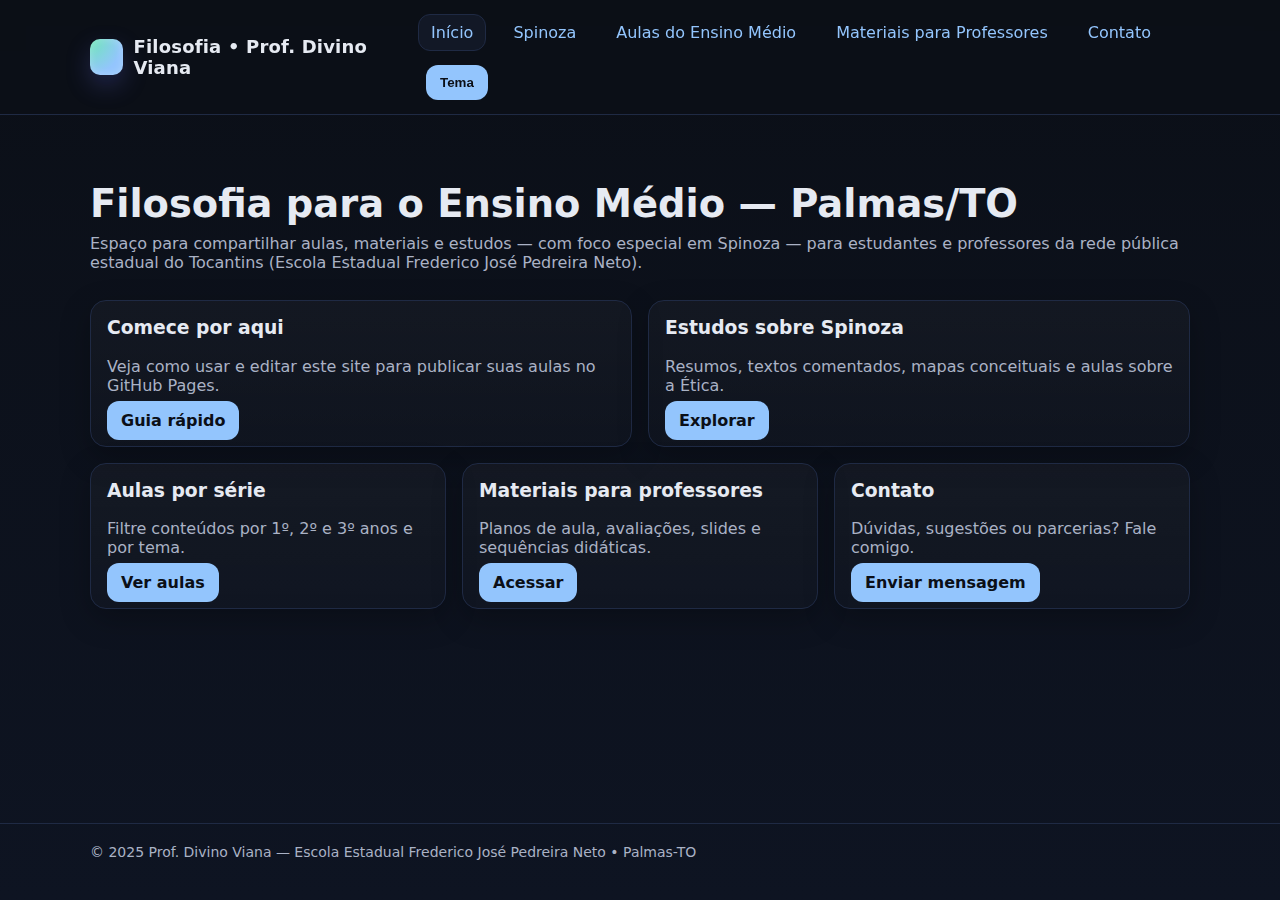
<file: index.html>
<!doctype html>
<html lang="pt-BR">
<head>
  <meta charset="utf-8" />
  <meta name="viewport" content="width=device-width, initial-scale=1" />
  <title>Filosofia • Prof. Divino Viana</title>
  <meta name="description" content="Materiais e aulas de Filosofia para a rede pública do Tocantins. Escola Estadual Frederico José Pedreira Neto, Palmas-TO." />
  <link rel="stylesheet" href="assets/css/style.css" />
</head>
<body>
  
<div class="nav">
  <div class="container nav-inner">
    <div class="brand">
      <div class="logo"></div>
      <h1>Filosofia • Prof. Divino Viana</h1>
    </div>
    <nav class="menu">
      <a href="./">Início</a>
      <a href="pages/spinoza.html">Spinoza</a>
      <a href="pages/aulas.html">Aulas do Ensino Médio</a>
      <a href="pages/professores.html">Materiais para Professores</a>
      <a href="pages/contato.html">Contato</a>
      <button id="theme-toggle" class="btn" style="margin-left:8px">Tema</button>
    </nav>
  </div>
</div>

  <header class="hero container">
    <h2>Filosofia para o Ensino Médio — Palmas/TO</h2>
    <p>Espaço para compartilhar aulas, materiais e estudos — com foco especial em Spinoza — para estudantes e professores da rede pública estadual do Tocantins (Escola Estadual Frederico José Pedreira Neto).</p>
  </header>

  <main class="container grid">
    <section class="card span-6">
      <h3>Comece por aqui</h3>
      <p>Veja como usar e editar este site para publicar suas aulas no GitHub Pages.</p>
      <a class="btn" href="pages/professores.html#como-usar">Guia rápido</a>
    </section>

    <section class="card span-6">
      <h3>Estudos sobre Spinoza</h3>
      <p>Resumos, textos comentados, mapas conceituais e aulas sobre a Ética.</p>
      <a class="btn" href="pages/spinoza.html">Explorar</a>
    </section>

    <section class="card span-4">
      <h3>Aulas por série</h3>
      <p>Filtre conteúdos por 1º, 2º e 3º anos e por tema.</p>
      <a class="btn" href="pages/aulas.html">Ver aulas</a>
    </section>

    <section class="card span-4">
      <h3>Materiais para professores</h3>
      <p>Planos de aula, avaliações, slides e sequências didáticas.</p>
      <a class="btn" href="pages/professores.html">Acessar</a>
    </section>

    <section class="card span-4">
      <h3>Contato</h3>
      <p>Dúvidas, sugestões ou parcerias? Fale comigo.</p>
      <a class="btn" href="pages/contato.html">Enviar mensagem</a>
    </section>
  </main>

  <footer class="footer">
    <div class="container">
      © 2025 Prof. Divino Viana — Escola Estadual Frederico José Pedreira Neto • Palmas-TO
    </div>
  </footer>

  <script src="assets/js/main.js"></script>
</body>
</html>
</file>
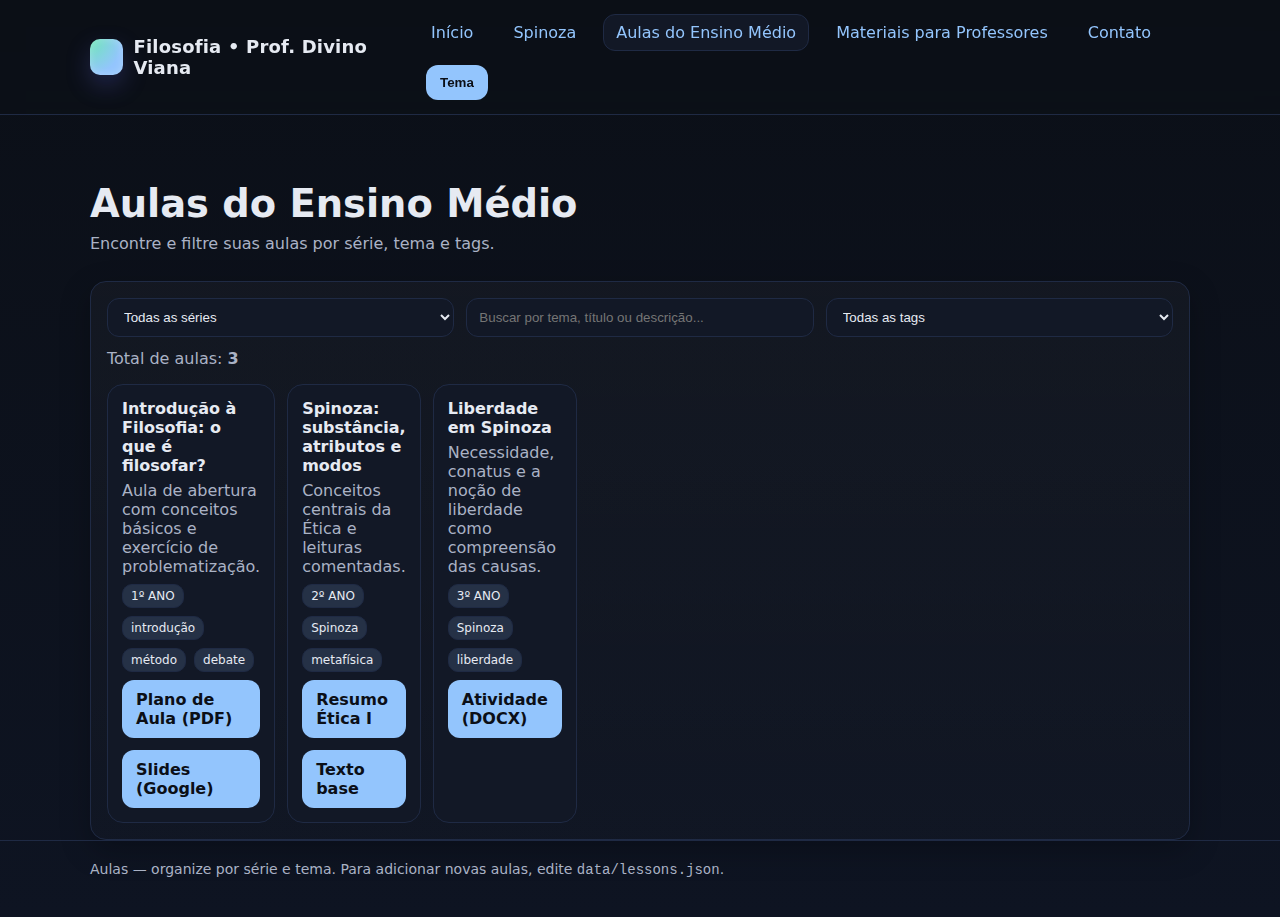
<file: pages/aulas.html>
<!doctype html>
<html lang="pt-BR">
<head>
  <meta charset="utf-8" />
  <meta name="viewport" content="width=device-width, initial-scale=1" />
  <title>Aulas do Ensino Médio • Filosofia</title>
  <link rel="stylesheet" href="../assets/css/style.css" />
</head>
<body>
  
<div class="nav">
  <div class="container nav-inner">
    <div class="brand">
      <div class="logo"></div>
      <h1>Filosofia • Prof. Divino Viana</h1>
    </div>
    <nav class="menu">
      <a href="../">Início</a>
      <a href="pages/spinoza.html">Spinoza</a>
      <a href="pages/aulas.html">Aulas do Ensino Médio</a>
      <a href="pages/professores.html">Materiais para Professores</a>
      <a href="pages/contato.html">Contato</a>
      <button id="theme-toggle" class="btn" style="margin-left:8px">Tema</button>
    </nav>
  </div>
</div>

  <header class="hero container">
    <h2>Aulas do Ensino Médio</h2>
    <p>Encontre e filtre suas aulas por série, tema e tags.</p>
  </header>

  <main class="container">
    <div class="card">
      <div class="row" style="margin-bottom: 12px">
        <select id="serie" class="select">
          <option value="todas">Todas as séries</option>
          <option>1º ano</option>
          <option>2º ano</option>
          <option>3º ano</option>
        </select>
        <input id="tema" class="input" placeholder="Buscar por tema, título ou descrição..." />
        <select id="tag" class="select">
          <option value="todas">Todas as tags</option>
          <option>Spinoza</option>
          <option>metafísica</option>
          <option>introdução</option>
          <option>método</option>
          <option>debate</option>
          <option>liberdade</option>
        </select>
      </div>
      <p style="color:var(--muted); margin-top:0">Total de aulas: <strong id="lessons-count">0</strong></p>
      <div class="grid" id="lessons-list" style="gap:12px"></div>
    </div>
  </main>

  <footer class="footer">
    <div class="container">Aulas — organize por série e tema. Para adicionar novas aulas, edite <code>data/lessons.json</code>.</div>
  </footer>

  <script src="../assets/js/main.js"></script>
  <script src="../assets/js/lessons.js"></script>
</body>
</html>
</file>
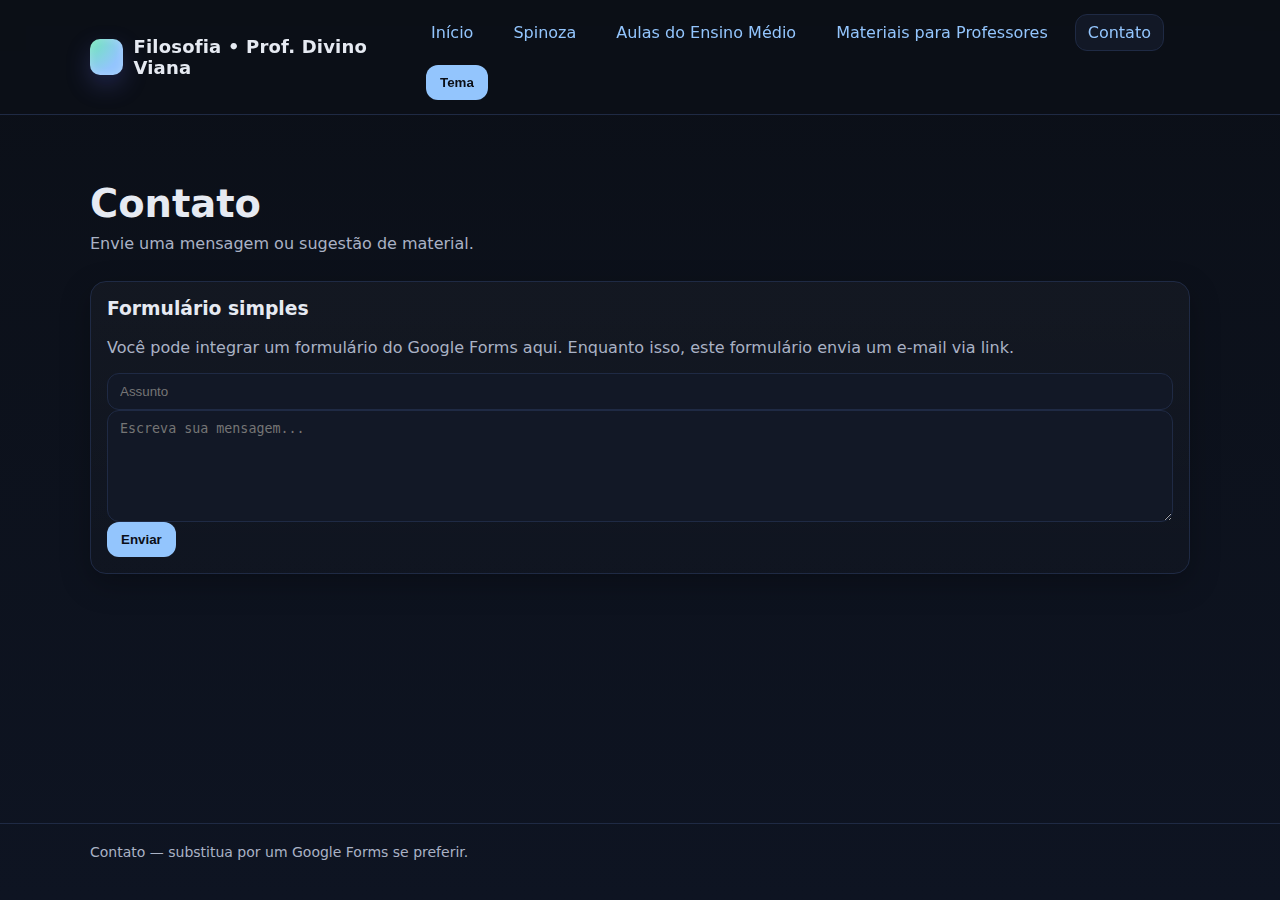
<file: pages/contato.html>
<!doctype html>
<html lang="pt-BR">
<head>
  <meta charset="utf-8" />
  <meta name="viewport" content="width=device-width, initial-scale=1" />
  <title>Contato • Filosofia</title>
  <link rel="stylesheet" href="../assets/css/style.css" />
</head>
<body>
  
<div class="nav">
  <div class="container nav-inner">
    <div class="brand">
      <div class="logo"></div>
      <h1>Filosofia • Prof. Divino Viana</h1>
    </div>
    <nav class="menu">
      <a href="../">Início</a>
      <a href="pages/spinoza.html">Spinoza</a>
      <a href="pages/aulas.html">Aulas do Ensino Médio</a>
      <a href="pages/professores.html">Materiais para Professores</a>
      <a href="pages/contato.html">Contato</a>
      <button id="theme-toggle" class="btn" style="margin-left:8px">Tema</button>
    </nav>
  </div>
</div>

  <header class="hero container">
    <h2>Contato</h2>
    <p>Envie uma mensagem ou sugestão de material.</p>
  </header>

  <main class="container grid">
    <section class="card span-12">
      <h3>Formulário simples</h3>
      <p>Você pode integrar um formulário do Google Forms aqui. Enquanto isso, este formulário envia um e-mail via link.</p>
      <form onsubmit="event.preventDefault(); window.location.href = 'mailto:seuemail@exemplo.com?subject=' + encodeURIComponent(document.getElementById('assunto').value) + '&body=' + encodeURIComponent(document.getElementById('mensagem').value);">
        <div class="row">
          <input class="input" id="assunto" placeholder="Assunto" required />
        </div>
        <div class="row">
          <textarea class="input" id="mensagem" placeholder="Escreva sua mensagem..." rows="6" required></textarea>
        </div>
        <button class="btn" type="submit">Enviar</button>
      </form>
    </section>
  </main>

  <footer class="footer">
    <div class="container">Contato — substitua por um Google Forms se preferir.</div>
  </footer>

  <script src="../assets/js/main.js"></script>
</body>
</html>
</file>
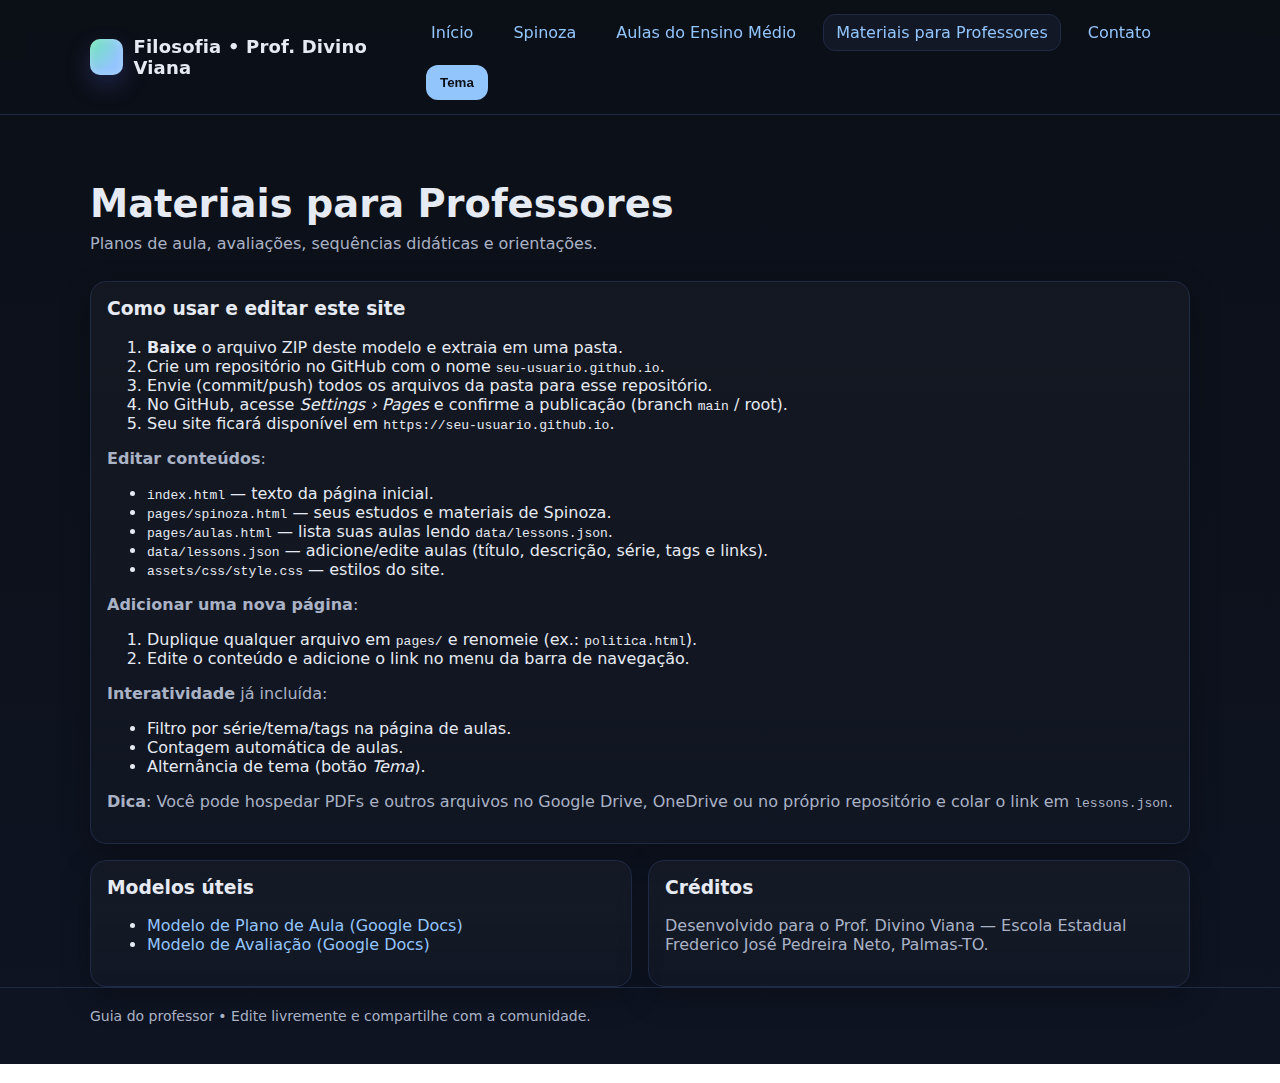
<file: pages/professores.html>
<!doctype html>
<html lang="pt-BR">
<head>
  <meta charset="utf-8" />
  <meta name="viewport" content="width=device-width, initial-scale=1" />
  <title>Materiais para Professores • Filosofia</title>
  <link rel="stylesheet" href="../assets/css/style.css" />
</head>
<body>
  
<div class="nav">
  <div class="container nav-inner">
    <div class="brand">
      <div class="logo"></div>
      <h1>Filosofia • Prof. Divino Viana</h1>
    </div>
    <nav class="menu">
      <a href="../">Início</a>
      <a href="pages/spinoza.html">Spinoza</a>
      <a href="pages/aulas.html">Aulas do Ensino Médio</a>
      <a href="pages/professores.html">Materiais para Professores</a>
      <a href="pages/contato.html">Contato</a>
      <button id="theme-toggle" class="btn" style="margin-left:8px">Tema</button>
    </nav>
  </div>
</div>

  <header class="hero container">
    <h2>Materiais para Professores</h2>
    <p>Planos de aula, avaliações, sequências didáticas e orientações.</p>
  </header>

  <main class="container grid">
    <section class="card span-12" id="como-usar">
      <h3>Como usar e editar este site</h3>
      <ol>
        <li><strong>Baixe</strong> o arquivo ZIP deste modelo e extraia em uma pasta.</li>
        <li>Crie um repositório no GitHub com o nome <code>seu-usuario.github.io</code>.</li>
        <li>Envie (commit/push) todos os arquivos da pasta para esse repositório.</li>
        <li>No GitHub, acesse <em>Settings › Pages</em> e confirme a publicação (branch <code>main</code> / root).</li>
        <li>Seu site ficará disponível em <code>https://seu-usuario.github.io</code>.</li>
      </ol>
      <p><strong>Editar conteúdos</strong>:</p>
      <ul>
        <li><code>index.html</code> — texto da página inicial.</li>
        <li><code>pages/spinoza.html</code> — seus estudos e materiais de Spinoza.</li>
        <li><code>pages/aulas.html</code> — lista suas aulas lendo <code>data/lessons.json</code>.</li>
        <li><code>data/lessons.json</code> — adicione/edite aulas (título, descrição, série, tags e links).</li>
        <li><code>assets/css/style.css</code> — estilos do site.</li>
      </ul>
      <p><strong>Adicionar uma nova página</strong>:</p>
      <ol>
        <li>Duplique qualquer arquivo em <code>pages/</code> e renomeie (ex.: <code>politica.html</code>).</li>
        <li>Edite o conteúdo e adicione o link no menu da barra de navegação.</li>
      </ol>
      <p><strong>Interatividade</strong> já incluída:</p>
      <ul>
        <li>Filtro por série/tema/tags na página de aulas.</li>
        <li>Contagem automática de aulas.</li>
        <li>Alternância de tema (botão <em>Tema</em>).</li>
      </ul>
      <p><strong>Dica</strong>: Você pode hospedar PDFs e outros arquivos no Google Drive, OneDrive ou no próprio repositório e colar o link em <code>lessons.json</code>.</p>
    </section>

    <section class="card span-6">
      <h3>Modelos úteis</h3>
      <ul>
        <li><a href="#" target="_blank">Modelo de Plano de Aula (Google Docs)</a></li>
        <li><a href="#" target="_blank">Modelo de Avaliação (Google Docs)</a></li>
      </ul>
    </section>

    <section class="card span-6">
      <h3>Créditos</h3>
      <p>Desenvolvido para o Prof. Divino Viana — Escola Estadual Frederico José Pedreira Neto, Palmas-TO.</p>
    </section>
  </main>

  <footer class="footer">
    <div class="container">Guia do professor • Edite livremente e compartilhe com a comunidade.</div>
  </footer>

  <script src="../assets/js/main.js"></script>
</body>
</html>
</file>
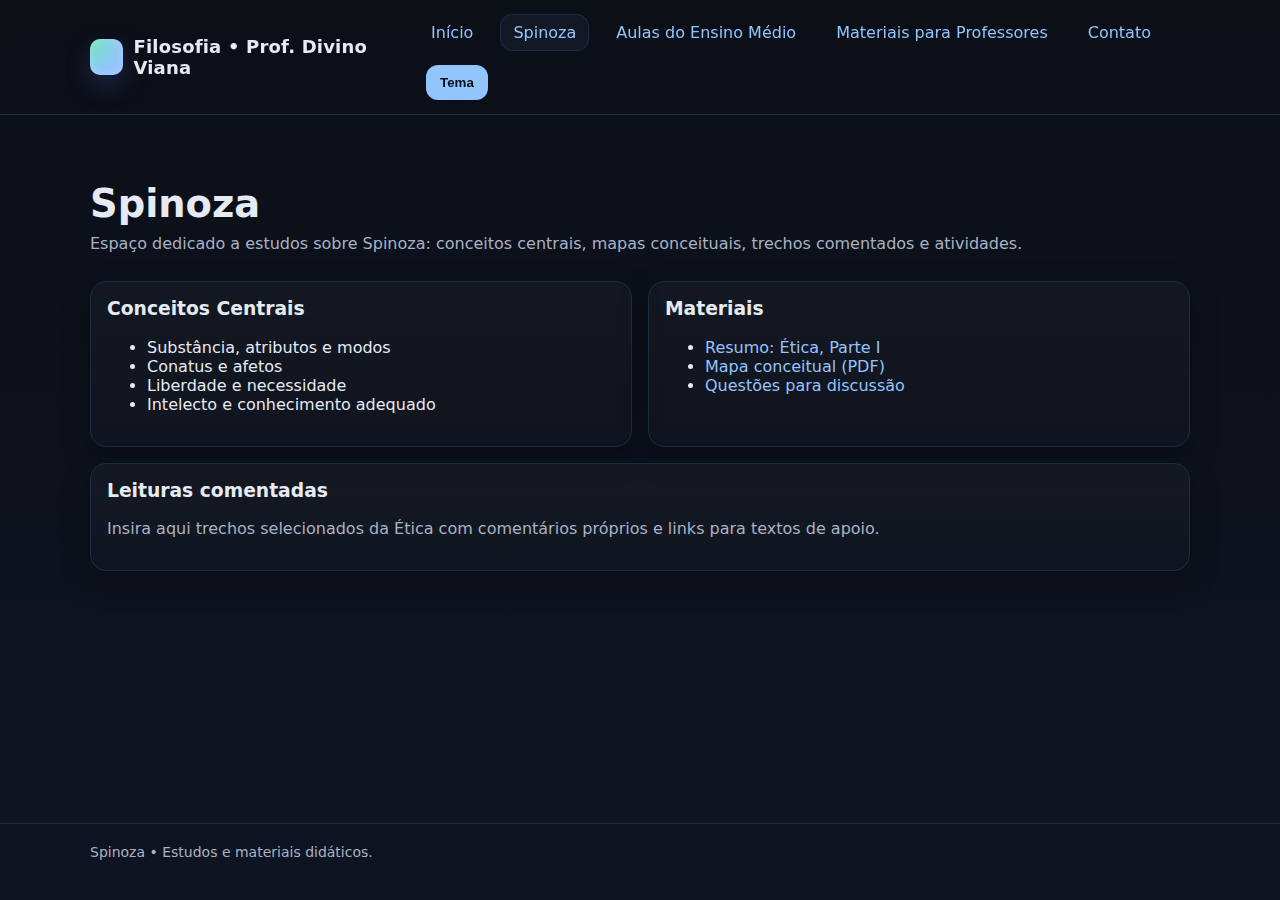
<file: pages/spinoza.html>
<!doctype html>
<html lang="pt-BR">
<head>
  <meta charset="utf-8" />
  <meta name="viewport" content="width=device-width, initial-scale=1" />
  <title>Spinoza • Filosofia</title>
  <link rel="stylesheet" href="../assets/css/style.css" />
</head>
<body>
  
<div class="nav">
  <div class="container nav-inner">
    <div class="brand">
      <div class="logo"></div>
      <h1>Filosofia • Prof. Divino Viana</h1>
    </div>
    <nav class="menu">
      <a href="../">Início</a>
      <a href="pages/spinoza.html">Spinoza</a>
      <a href="pages/aulas.html">Aulas do Ensino Médio</a>
      <a href="pages/professores.html">Materiais para Professores</a>
      <a href="pages/contato.html">Contato</a>
      <button id="theme-toggle" class="btn" style="margin-left:8px">Tema</button>
    </nav>
  </div>
</div>

  <header class="hero container">
    <h2>Spinoza</h2>
    <p>Espaço dedicado a estudos sobre Spinoza: conceitos centrais, mapas conceituais, trechos comentados e atividades.</p>
  </header>

  <main class="container grid">
    <article class="card span-6">
      <h3>Conceitos Centrais</h3>
      <ul>
        <li>Substância, atributos e modos</li>
        <li>Conatus e afetos</li>
        <li>Liberdade e necessidade</li>
        <li>Intelecto e conhecimento adequado</li>
      </ul>
    </article>

    <article class="card span-6">
      <h3>Materiais</h3>
      <ul>
        <li><a href="#" target="_blank">Resumo: Ética, Parte I</a></li>
        <li><a href="#" target="_blank">Mapa conceitual (PDF)</a></li>
        <li><a href="#" target="_blank">Questões para discussão</a></li>
      </ul>
    </article>

    <article class="card span-12">
      <h3>Leituras comentadas</h3>
      <p>Insira aqui trechos selecionados da Ética com comentários próprios e links para textos de apoio.</p>
    </article>
  </main>

  <footer class="footer">
    <div class="container">Spinoza • Estudos e materiais didáticos.</div>
  </footer>

  <script src="../assets/js/main.js"></script>
</body>
</html>
</file>
<file: assets/css/style.css>
:root {
  --bg: #0b0f17;
  --card: #121826;
  --text: #e6eaf2;
  --muted: #aab2c5;
  --accent: #6ee7b7;
  --accent-2: #93c5fd;
  --border: #1f2a44;
}

* { box-sizing: border-box; }
html, body { margin: 0; padding: 0; font-family: system-ui, -apple-system, Segoe UI, Roboto, Ubuntu, Cantarell, 'Helvetica Neue', Arial, 'Noto Sans', 'Apple Color Emoji', 'Segoe UI Emoji'; }
body {
  background: linear-gradient(180deg, #0b0f17 0%, #0e1422 100%);
  color: var(--text);
  min-height: 100vh;
  display: flex;
  flex-direction: column;
}

a { color: var(--accent-2); text-decoration: none; }
a:hover { text-decoration: underline; }

.container {
  width: min(1100px, 92%);
  margin: 0 auto;
}

.nav {
  position: sticky;
  top: 0;
  z-index: 50;
  background: rgba(11,15,23,0.7);
  backdrop-filter: blur(10px);
  border-bottom: 1px solid var(--border);
}
.nav-inner {
  display: flex;
  align-items: center;
  justify-content: space-between;
  padding: 14px 0;
  gap: 8px;
}
.brand { display: flex; gap: 10px; align-items: center; }
.brand .logo {
  width: 36px; height: 36px; border-radius: 10px;
  background: radial-gradient(100% 100% at 0% 0%, var(--accent) 0%, var(--accent-2) 100%);
  box-shadow: 0 10px 24px rgba(99, 102, 241, 0.25), inset 0 0 8px rgba(255,255,255,0.25);
}
.brand h1 { font-size: 18px; margin: 0; font-weight: 700; letter-spacing: 0.2px; }

.menu { display: flex; gap: 14px; flex-wrap: wrap; }
.menu a {
  padding: 8px 12px;
  border: 1px solid transparent;
  border-radius: 12px;
}
.menu a.active, .menu a:hover {
  background: var(--card);
  border-color: var(--border);
  text-decoration: none;
}

.hero {
  padding: 56px 0 28px;
}
.hero h2 {
  font-size: clamp(28px, 3vw, 40px);
  margin: 10px 0 8px;
}
.hero p { color: var(--muted); margin: 0; font-size: 16px; }

.grid {
  display: grid;
  grid-template-columns: repeat(12, 1fr);
  gap: 16px;
}
.card {
  grid-column: span 12;
  background: linear-gradient(180deg, rgba(255,255,255,0.03), rgba(255,255,255,0.01));
  border: 1px solid var(--border);
  border-radius: 16px;
  padding: 16px;
  box-shadow: 0 10px 30px rgba(0,0,0,0.25);
}
.card h3 { margin-top: 0; }
.card p { color: var(--muted); }

.footer {
  margin-top: auto;
  border-top: 1px solid var(--border);
  padding: 20px 0 40px;
  color: var(--muted);
  font-size: 14px;
}

.input, .select, textarea {
  width: 100%;
  padding: 10px 12px;
  border-radius: 12px;
  border: 1px solid var(--border);
  background: var(--card);
  color: var(--text);
}
.row { display: flex; gap: 12px; flex-wrap: wrap; }
.row > * { flex: 1 1 220px; }

.btn {
  background: var(--accent-2);
  color: #0b0f17;
  border: none;
  padding: 10px 14px;
  border-radius: 12px;
  font-weight: 700;
  cursor: pointer;
}
.btn:hover { filter: brightness(1.05); }

.lesson {
  border: 1px solid var(--border);
  background: var(--card);
  border-radius: 16px;
  padding: 14px;
}
.tags { display: flex; gap: 8px; flex-wrap: wrap; }
.tag {
  font-size: 12px;
  padding: 4px 8px;
  border-radius: 10px;
  background: rgba(147,197,253,0.15);
  border: 1px solid var(--border);
  color: var(--text);
}

@media (min-width: 720px) {
  .card.span-6 { grid-column: span 6; }
  .card.span-4 { grid-column: span 4; }
}
</file>
